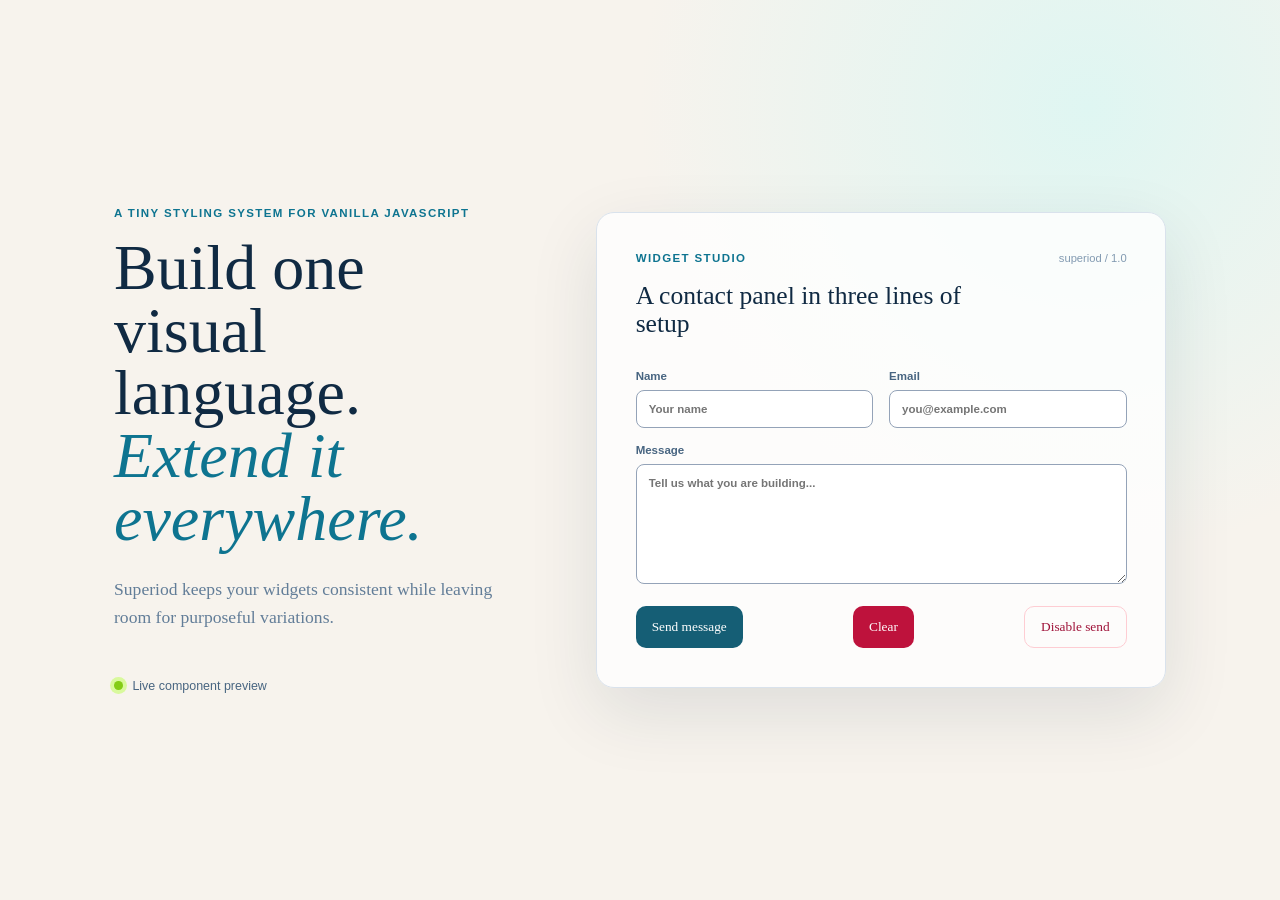
<file: index.html>
<!doctype html>
<html lang="en">

<head>
    <meta charset="UTF-8"/>
    <meta name="viewport" content="width=device-width, initial-scale=1.0"/>
    <title>Superiod | Composable UI styling</title>
    <link rel="stylesheet" href="style.css"/>
</head>

<body>
<main class="shell">
    <section class="intro">
        <p class="eyebrow">A tiny styling system for vanilla JavaScript</p>
        <h1>Build one visual language.<br/><em>Extend it everywhere.</em></h1>
        <p class="lede">Superiod keeps your widgets consistent while leaving room for purposeful variations.</p>
        <div class="signal"><span></span> Live component preview</div>
    </section>
    <section class="preview" aria-labelledby="preview-title">
        <div class="preview-heading">
            <div>
                <p class="eyebrow">Widget studio</p>
                <h2 id="preview-title">A contact panel in three lines of setup</h2>
            </div>
            <span class="version">superiod / 1.0</span>
        </div>
        <div id="app"></div>
    </section>
</main>
<script type="module" src="./superiod/superiod.js"></script>
<script type="module" src="index.js"></script>
</body>

</html>
</file>
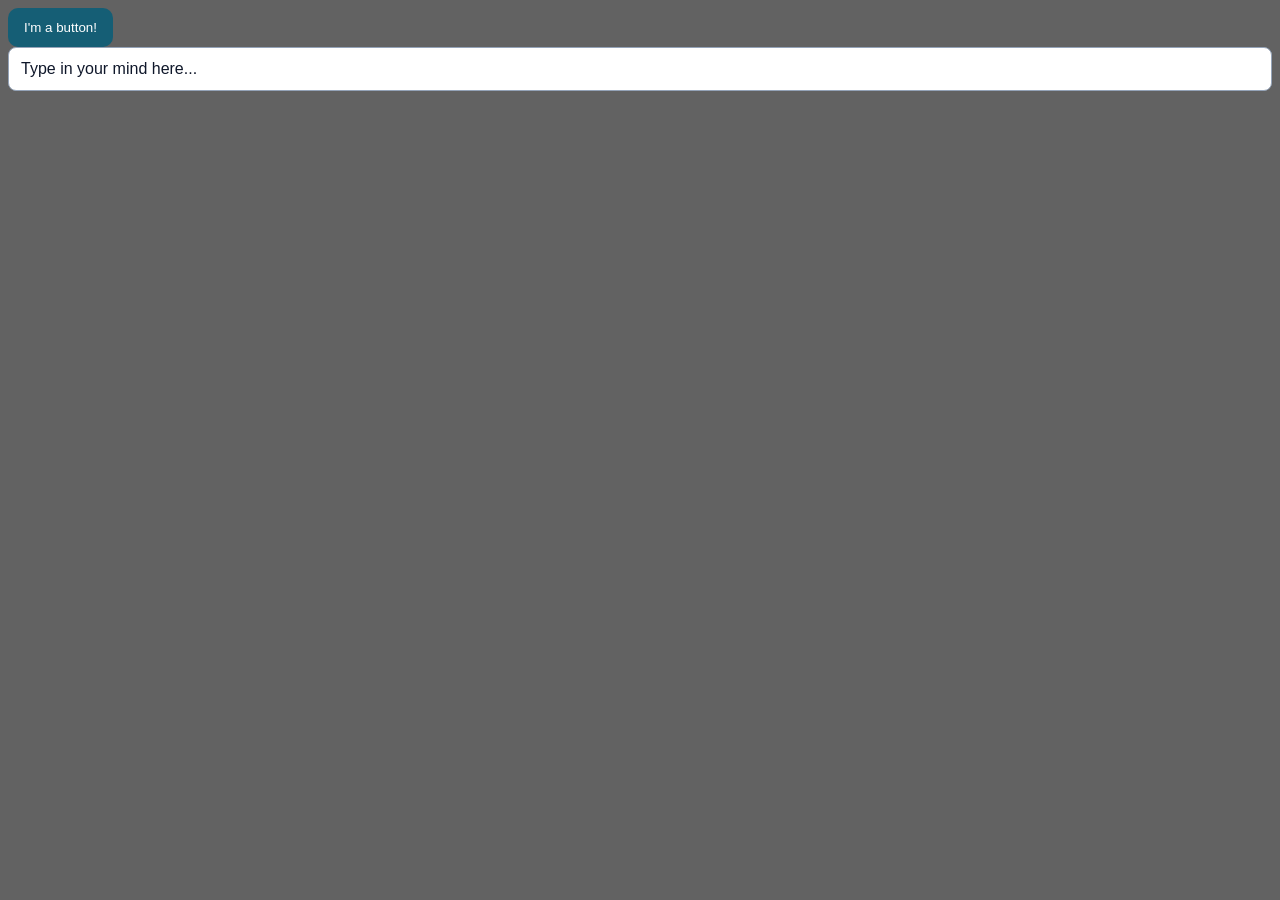
<file: simple.html>
<!DOCTYPE html>
<html lang="en">

<head>
  <meta charset="UTF-8">
  <meta name="viewport" content="width=device-width, initial-scale=1.0">
  <title>Simple Superiod Demo</title>

  <style>
    body {
      color: #fff;
      background-color: rgb(17 17 17 / 0.66);
      font-family: 'Open Sans', sans-serif;
    }
  </style>
</head>

<body>

<div id="app"></div>

<script type="module" src="./superiod/superiod.js"></script>
<!-- simple.js demonstrates Superiod.importScript("./sample.js"). -->
<script
    type="module"
    src="simple.js"
    data-superiod-module="simple-demo"
></script>

</body>

</html>
</file>
<file: style.css>
:root {
    color: #102a43;
    background: #f7f3ed;
    font-family: Georgia, "Times New Roman", serif;
    font-synthesis: none;
}

* {
    box-sizing: border-box;
}

body {
    margin: 0;
    min-height: 100vh;
    background: radial-gradient(circle at 85% 12%, #dff6f2 0, transparent 28rem), #f7f3ed;
}

.shell {
    display: grid;
    grid-template-columns: minmax(280px, .8fr) minmax(400px, 1.2fr);
    gap: clamp(3rem, 8vw, 9rem);
    max-width: 1180px;
    min-height: 100vh;
    margin: auto;
    padding: clamp(3rem, 9vw, 8rem) clamp(1.25rem, 5vw, 5rem);
    align-items: center;
}

.intro {
    align-self: center;
}

.eyebrow {
    margin: 0 0 1rem;
    color: #0e7490;
    font: 700 .72rem/1.2 Arial, sans-serif;
    letter-spacing: .12em;
    text-transform: uppercase;
}

h1,
h2,
p {
    margin-top: 0;
}

h1 {
    max-width: 600px;
    margin-bottom: 1.5rem;
    color: #102a43;
    font-size: clamp(2.8rem, 5vw, 5.3rem);
    font-weight: 400;
    line-height: .98;
}

h1 em {
    color: #0e7490;
    font-style: italic;
}

.lede {
    max-width: 390px;
    color: #627d98;
    font-size: 1.1rem;
    line-height: 1.6;
}

.signal {
    display: flex;
    align-items: center;
    gap: .6rem;
    margin-top: 3rem;
    color: #486581;
    font: .78rem Arial, sans-serif;
}

.signal span {
    width: .55rem;
    height: .55rem;
    border-radius: 50%;
    background: #84cc16;
    box-shadow: 0 0 0 .25rem #d9f99d;
}

.preview {
    padding: clamp(1.4rem, 3vw, 2.7rem);
    border: 1px solid #d9e2ec;
    border-radius: 18px;
    background: rgba(255, 255, 255, .8);
    box-shadow: 0 24px 70px rgba(16, 42, 67, .11);
}

.preview-heading {
    display: flex;
    justify-content: space-between;
    gap: 1rem;
    align-items: start;
    margin-bottom: 2rem;
}

h2 {
    max-width: 330px;
    margin-bottom: 0;
    font-size: clamp(1.4rem, 2vw, 2rem);
    font-weight: 400;
    line-height: 1.1;
}

.version {
    color: #829ab1;
    font: .7rem Arial, sans-serif;
    white-space: nowrap;
}

.form-grid {
    display: grid;
    grid-template-columns: 1fr 1fr;
    gap: 1rem;
}

.field {
    display: grid;
    gap: .5rem;
    color: #486581;
    font: 700 .72rem Arial, sans-serif;
}

.field.wide,
.actions.wide {
    grid-column: 1 / -1;
}

.actions {
    display: flex;
    justify-content: space-between;
    gap: .75rem;
    padding-top: .4rem;
}

.actions button:last-child {
    background: transparent;
    color: #9f1239;
    border: 1px solid #fecdd3;
}

.actions button:last-child:hover {
    background: #fff1f2;
}

@media (max-width: 760px) {
    .shell {
        grid-template-columns: 1fr;
        align-items: start;
    }

    .intro {
        padding-top: 1rem;
    }

    .signal {
        margin-top: 1.5rem;
    }
}

@media (max-width: 480px) {
    .form-grid {
        grid-template-columns: 1fr;
    }

    .field.wide,
    .actions.wide {
        grid-column: auto;
    }

    .preview-heading {
        display: block;
    }

    .version {
        display: block;
        margin-top: 1rem;
    }
}
</file>
